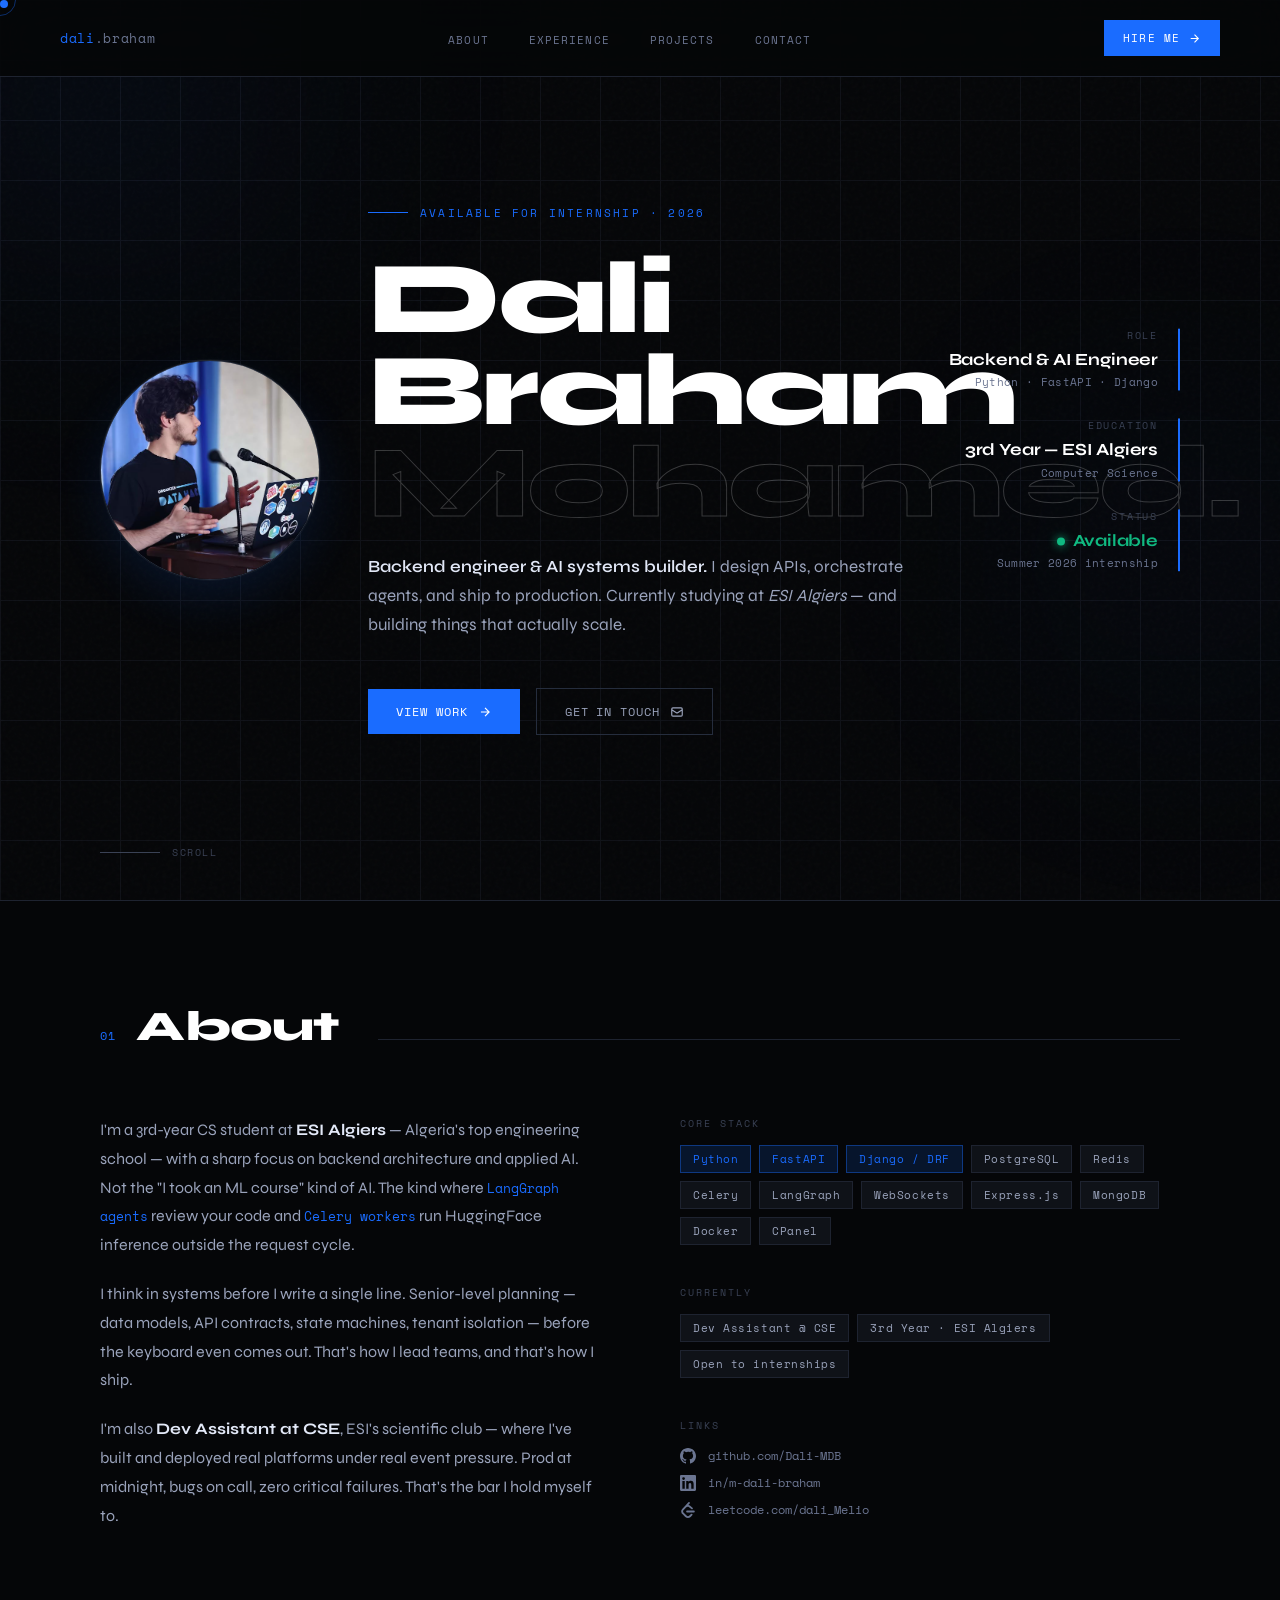
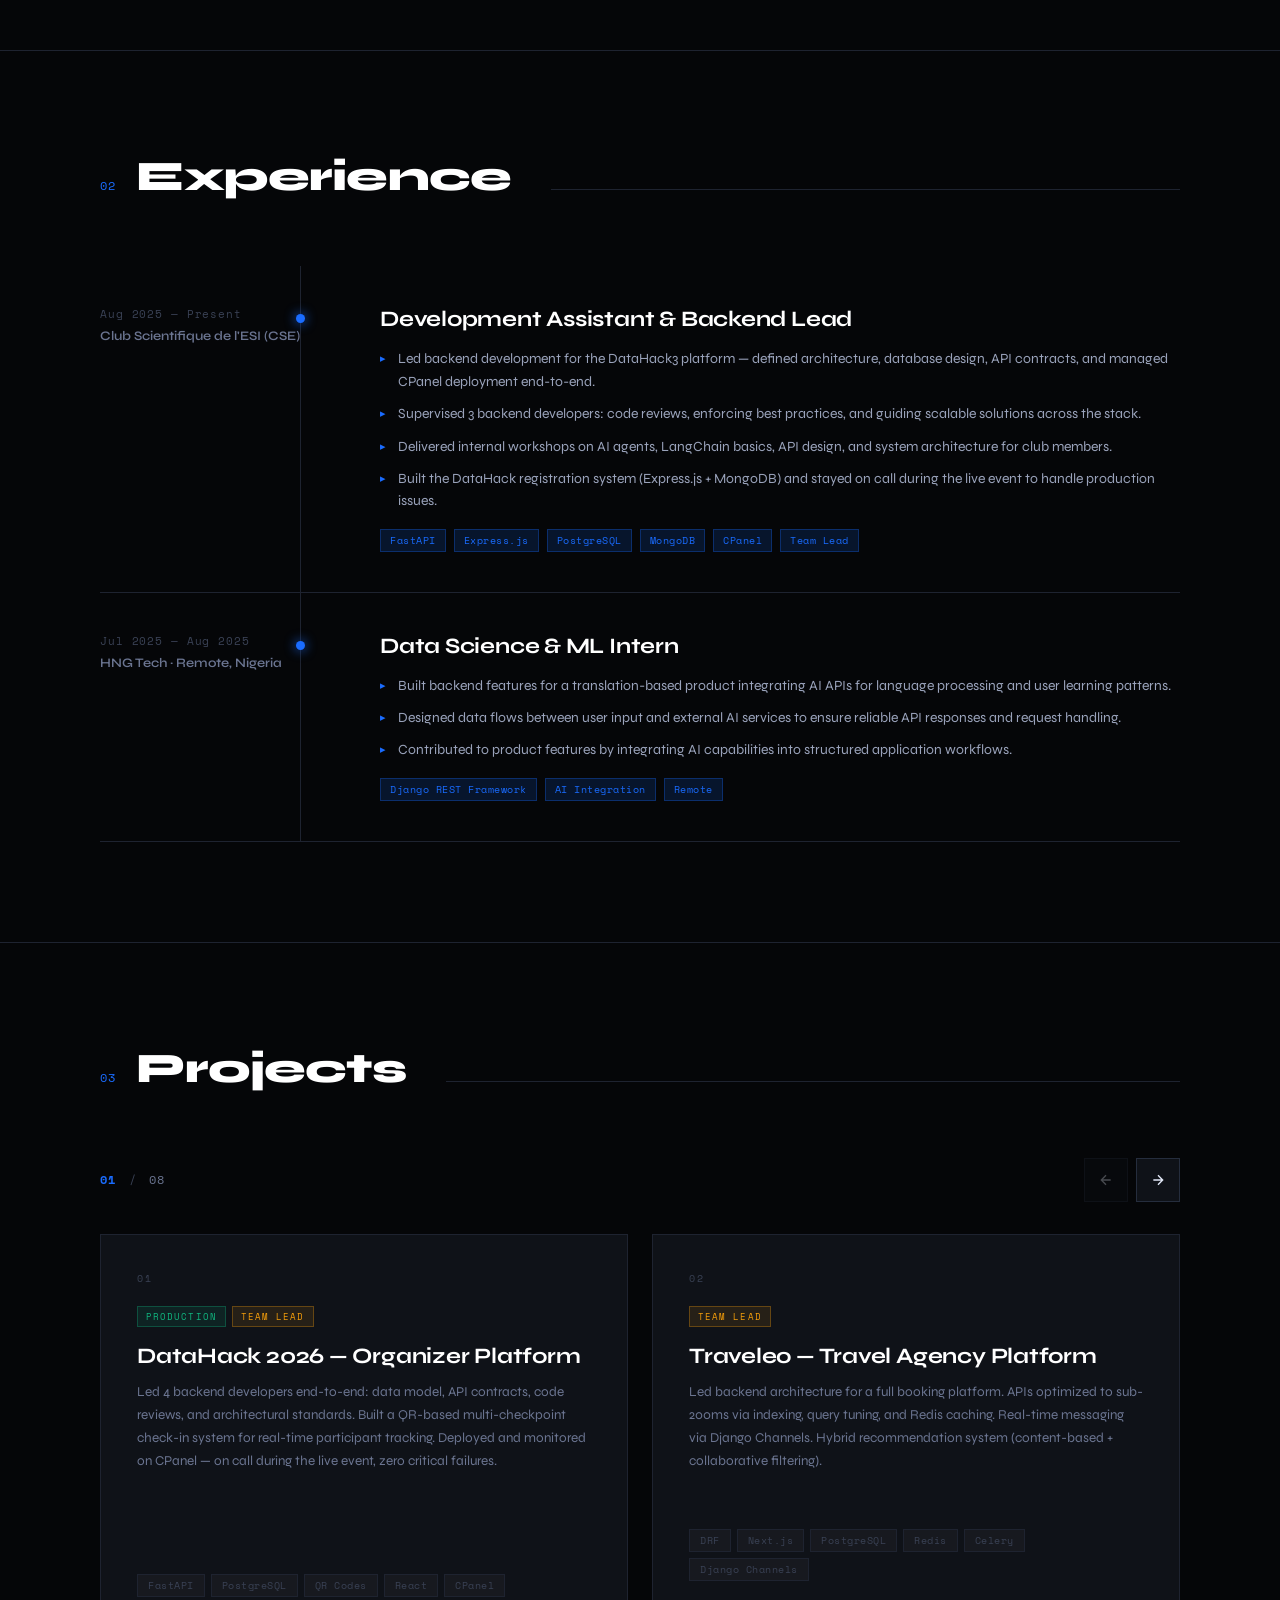
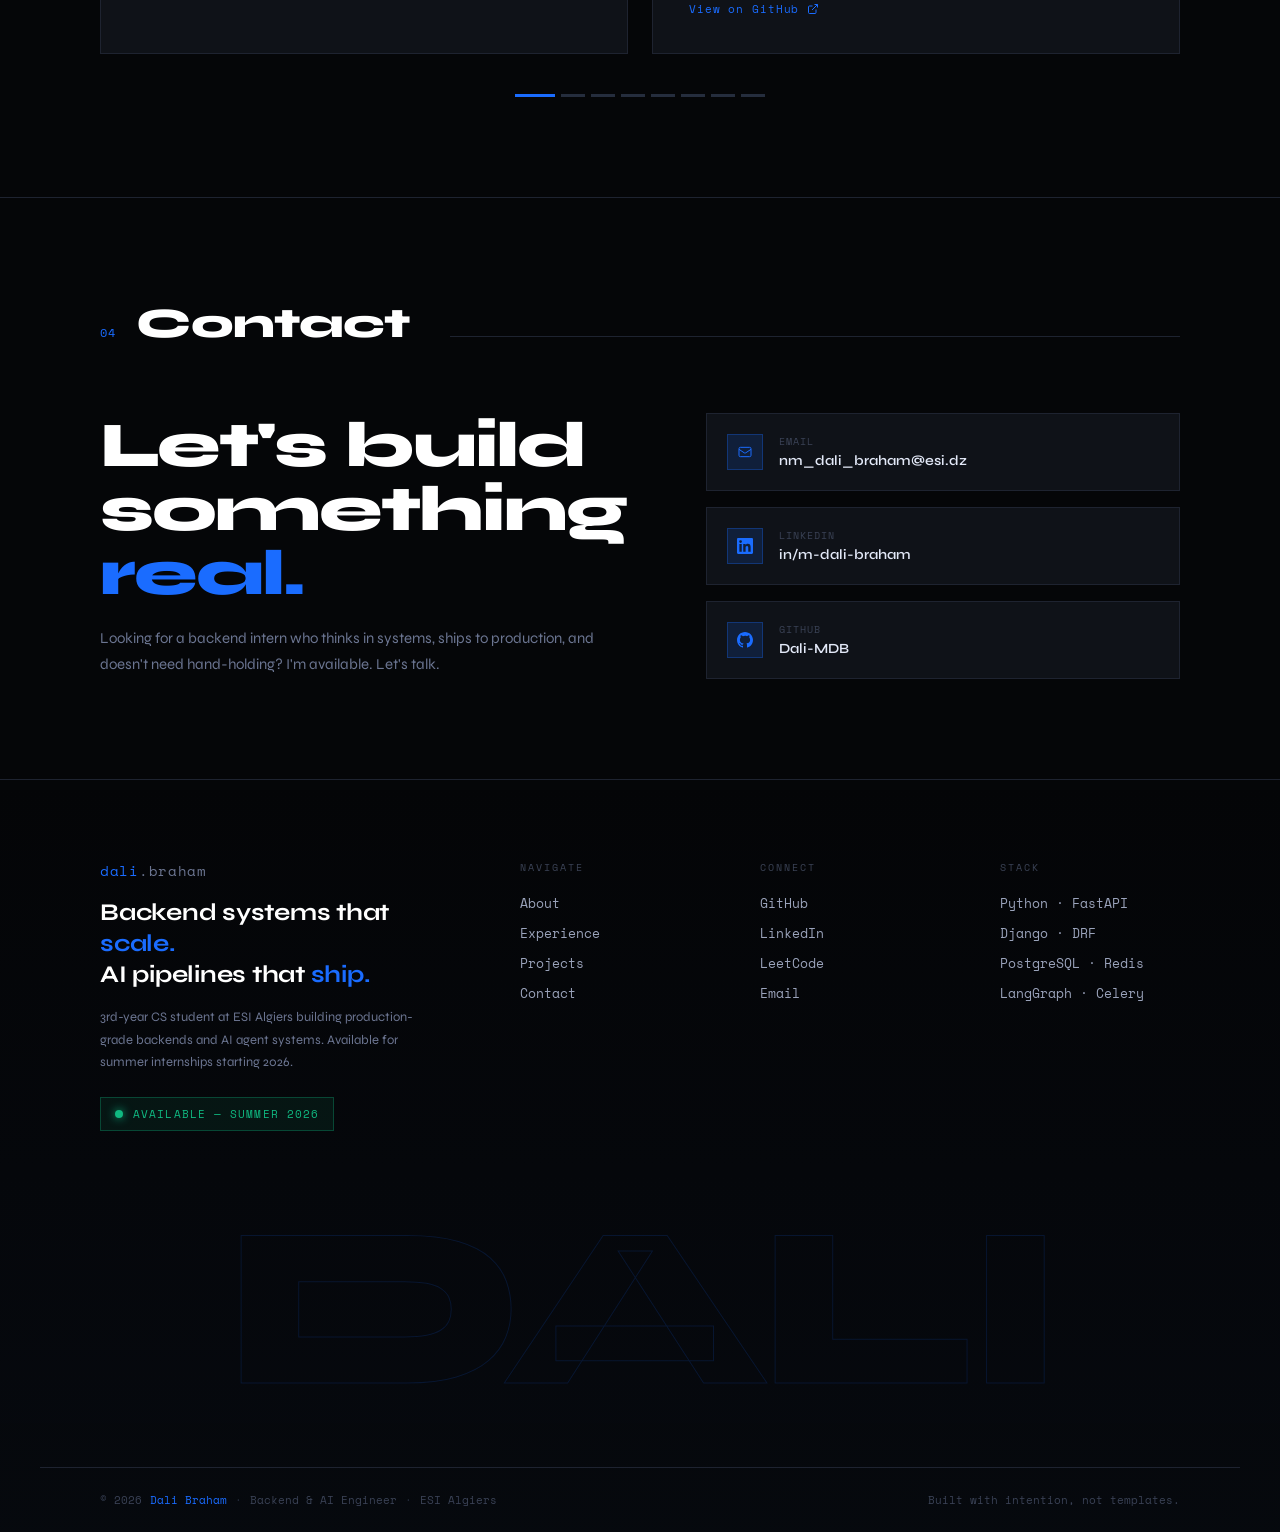
<file: main.html>
<!DOCTYPE html>
<html lang="en">
<head>
<meta charset="UTF-8">
<meta name="viewport" content="width=device-width, initial-scale=1.0">
<title>Dali — Backend & AI Engineer</title>
<link rel="preconnect" href="https://fonts.googleapis.com">
<link rel="stylesheet" href="styles.css">
<link href="https://fonts.googleapis.com/css2?family=Space+Mono:ital,wght@0,400;0,700;1,400&family=Syne:wght@400;600;700;800&display=swap" rel="stylesheet">
<link rel="icon" type="image/png" href="./images/favicon_icon.png">

</head>
<body>

<div class="cursor" id="cursor"></div>
<div class="cursor-ring" id="cursorRing"></div>
<div class="ambient ambient-1"></div>
<div class="ambient ambient-2"></div>

<!-- NAV -->
<nav>
  <a href="#hero" class="nav-logo">dali<span>.braham</span></a>
  <ul class="nav-links">
    <li><a href="#about">About</a></li>
    <li><a href="#experience">Experience</a></li>
    <li><a href="#projects">Projects</a></li>
    <li><a href="#contact">Contact</a></li>
  </ul>
  <a href="mailto:nm_dali_braham@esi.dz" class="nav-cta">
    Hire Me
    <svg viewBox="0 0 24 24" fill="none" stroke="currentColor" stroke-width="2"><path d="M5 12h14M12 5l7 7-7 7"/></svg>
  </a>
  <button class="nav-mobile-btn" id="burgerBtn" aria-label="Open menu" aria-expanded="false">
    <span class="burger">
      <span></span>
      <span></span>
      <span></span>
    </span>
  </button>
</nav>

<!-- Mobile menu drawer -->
<div class="mobile-menu-backdrop" id="menuBackdrop"></div>
<aside class="mobile-menu" id="mobileMenu" aria-hidden="true">
  <ul class="mobile-menu-links">
    <li><a href="#about" data-menu-link><span class="num">01</span>About</a></li>
    <li><a href="#experience" data-menu-link><span class="num">02</span>Experience</a></li>
    <li><a href="#projects" data-menu-link><span class="num">03</span>Projects</a></li>
    <li><a href="#contact" data-menu-link><span class="num">04</span>Contact</a></li>
  </ul>
  <div class="mobile-menu-cta">
    <a href="https://github.com/Dali-MDB" target="_blank">
      GitHub
      <svg width="12" height="12" viewBox="0 0 24 24" fill="none" stroke="currentColor" stroke-width="2"><path d="M18 13v6a2 2 0 01-2 2H5a2 2 0 01-2-2V8a2 2 0 012-2h6"/><polyline points="15 3 21 3 21 9"/><line x1="10" y1="14" x2="21" y2="3"/></svg>
    </a>
    <a href="mailto:nm_dali_braham@esi.dz" class="primary">
      Hire Me
      <svg width="12" height="12" viewBox="0 0 24 24" fill="none" stroke="currentColor" stroke-width="2"><path d="M5 12h14M12 5l7 7-7 7"/></svg>
    </a>
  </div>
</aside>

<!-- HERO -->
<section id="hero">
  <div class="hero-layout">
    <figure class="hero-portrait">
      <img id="heroProfileImg" src="./images/me.png" alt="Mohamed Dali Braham" width="440" height="440" decoding="async" />
    </figure>
    <div class="hero-inner">
    <div class="hero-tag">Available for internship · 2026</div>
    <h1 class="hero-name">
      <span class="line1">Dali Braham</span><br>
      <span class="line2">Mohamed.</span>
    </h1>
    <p class="hero-desc">
      <strong>Backend engineer &amp; AI systems builder.</strong> I design APIs, orchestrate agents, and ship to production. Currently studying at <em>ESI Algiers</em> — and building things that actually scale.
    </p>
    <div class="hero-actions">
      <a href="#projects" class="btn-primary">
        View Work
        <svg width="14" height="14" viewBox="0 0 24 24" fill="none" stroke="currentColor" stroke-width="2"><path d="M5 12h14M12 5l7 7-7 7"/></svg>
      </a>
      <a href="#contact" class="btn-secondary">
        Get in Touch
        <svg width="14" height="14" viewBox="0 0 24 24" fill="none" stroke="currentColor" stroke-width="2"><path d="M3 8l7.89 5.26a2 2 0 002.22 0L21 8M5 19h14a2 2 0 002-2V7a2 2 0 00-2-2H5a2 2 0 00-2 2v10a2 2 0 002 2z"/></svg>
      </a>
    </div>
    </div>
  </div>

  <!-- HERO META: identity info, not project counts -->
  <div class="hero-meta">
    <div class="meta-card">
      <div class="meta-card-label">Role</div>
      <div class="meta-card-value">Backend & AI Engineer</div>
      <div class="meta-card-sub">Python · FastAPI · Django</div>
    </div>
    <div class="meta-card">
      <div class="meta-card-label">Education</div>
      <div class="meta-card-value">3rd Year — ESI Algiers</div>
      <div class="meta-card-sub">Computer Science</div>
    </div>
    <div class="meta-card status">
      <div class="meta-card-label">Status</div>
      <div class="meta-card-value">
        <span class="status-dot"></span>
        Available
      </div>
      <div class="meta-card-sub">Summer 2026 internship</div>
    </div>
  </div>

  <div class="scroll-indicator">
    <div class="scroll-line"></div>
    Scroll
  </div>
</section>

<!-- ABOUT -->
<section id="about">
  <div class="section-wrap">
    <div class="section-header reveal">
      <span class="section-num">01</span>
      <h2 class="section-title">About</h2>
      <div class="section-line"></div>
    </div>
    <div class="about-grid">
      <div class="about-text reveal">
        <p>I'm a 3rd-year CS student at <strong>ESI Algiers</strong> — Algeria's top engineering school — with a sharp focus on backend architecture and applied AI. Not the "I took an ML course" kind of AI. The kind where <em>LangGraph agents</em> review your code and <em>Celery workers</em> run HuggingFace inference outside the request cycle.</p>
        <p>I think in systems before I write a single line. Senior-level planning — data models, API contracts, state machines, tenant isolation — before the keyboard even comes out. That's how I lead teams, and that's how I ship.</p>
        <p>I'm also <strong>Dev Assistant at CSE</strong>, ESI's scientific club — where I've built and deployed real platforms under real event pressure. Prod at midnight, bugs on call, zero critical failures. That's the bar I hold myself to.</p>
      </div>
      <div class="about-meta reveal">
        <div class="meta-block">
          <div class="meta-label">Core Stack</div>
          <div class="stack-tags">
            <span class="tag blue">Python</span>
            <span class="tag blue">FastAPI</span>
            <span class="tag blue">Django / DRF</span>
            <span class="tag">PostgreSQL</span>
            <span class="tag">Redis</span>
            <span class="tag">Celery</span>
            <span class="tag">LangGraph</span>
            <span class="tag">WebSockets</span>
            <span class="tag">Express.js</span>
            <span class="tag">MongoDB</span>
            <span class="tag">Docker</span>
            <span class="tag">CPanel</span>
          </div>
        </div>
        <div class="meta-block">
          <div class="meta-label">Currently</div>
          <div class="stack-tags">
            <span class="tag">Dev Assistant @ CSE</span>
            <span class="tag">3rd Year · ESI Algiers</span>
            <span class="tag">Open to internships</span>
          </div>
        </div>
        <div class="meta-block">
          <div class="meta-label">Links</div>
          <div class="contact-links">
            <a href="https://github.com/Dali-MDB" class="contact-link" target="_blank">
              <svg width="16" height="16" viewBox="0 0 24 24" fill="currentColor"><path d="M12 0C5.374 0 0 5.373 0 12c0 5.302 3.438 9.8 8.207 11.387.599.111.793-.261.793-.577v-2.234c-3.338.726-4.033-1.416-4.033-1.416-.546-1.387-1.333-1.756-1.333-1.756-1.089-.745.083-.729.083-.729 1.205.084 1.839 1.237 1.839 1.237 1.07 1.834 2.807 1.304 3.492.997.107-.775.418-1.305.762-1.604-2.665-.305-5.467-1.334-5.467-5.931 0-1.311.469-2.381 1.236-3.221-.124-.303-.535-1.524.117-3.176 0 0 1.008-.322 3.301 1.23A11.509 11.509 0 0112 5.803c1.02.005 2.047.138 3.006.404 2.291-1.552 3.297-1.23 3.297-1.23.653 1.653.242 2.874.118 3.176.77.84 1.235 1.911 1.235 3.221 0 4.609-2.807 5.624-5.479 5.921.43.372.823 1.102.823 2.222v3.293c0 .319.192.694.801.576C20.566 21.797 24 17.3 24 12c0-6.627-5.373-12-12-12z"/></svg>
              github.com/Dali-MDB
            </a>
            <a href="https://linkedin.com/in/m-dali-braham" class="contact-link" target="_blank">
              <svg width="16" height="16" viewBox="0 0 24 24" fill="currentColor"><path d="M20.447 20.452h-3.554v-5.569c0-1.328-.027-3.037-1.852-3.037-1.853 0-2.136 1.445-2.136 2.939v5.667H9.351V9h3.414v1.561h.046c.477-.9 1.637-1.85 3.37-1.85 3.601 0 4.267 2.37 4.267 5.455v6.286zM5.337 7.433a2.062 2.062 0 01-2.063-2.065 2.064 2.064 0 112.063 2.065zm1.782 13.019H3.555V9h3.564v11.452zM22.225 0H1.771C.792 0 0 .774 0 1.729v20.542C0 23.227.792 24 1.771 24h20.451C23.2 24 24 23.227 24 22.271V1.729C24 .774 23.2 0 22.222 0h.003z"/></svg>
              in/m-dali-braham
            </a>
            <a href="https://leetcode.com/u/dali_Melio/" class="contact-link" target="_blank">
              <svg width="16" height="16" viewBox="0 0 24 24" fill="currentColor"><path d="M13.483 0a1.374 1.374 0 0 0-.961.438L7.116 6.226l-3.854 4.126a5.266 5.266 0 0 0-1.209 2.104 5.35 5.35 0 0 0-.125.513 5.527 5.527 0 0 0 .062 2.362 5.83 5.83 0 0 0 .349 1.017 5.938 5.938 0 0 0 1.271 1.818l4.277 4.193.039.038c2.248 2.165 5.852 2.133 8.063-.074l2.396-2.392c.54-.54.54-1.414.003-1.955a1.378 1.378 0 0 0-1.951-.003l-2.396 2.392a3.021 3.021 0 0 1-4.205.038l-.02-.019-4.276-4.193c-.652-.64-.972-1.469-.948-2.263a2.68 2.68 0 0 1 .066-.523 2.545 2.545 0 0 1 .619-1.164L9.13 8.114c1.058-1.134 3.204-1.27 4.43-.278l3.501 2.831c.593.48 1.461.387 1.94-.207a1.384 1.384 0 0 0-.207-1.943l-3.5-2.831c-.8-.647-1.766-1.045-2.774-1.202l2.015-2.158A1.384 1.384 0 0 0 13.483 0zm-2.866 12.815a1.38 1.38 0 0 0-1.38 1.382 1.38 1.38 0 0 0 1.38 1.382H20.79a1.38 1.38 0 0 0 1.38-1.382 1.38 1.38 0 0 0-1.38-1.382z"/></svg>
              leetcode.com/dali_Melio
            </a>
          </div>
        </div>
      </div>
    </div>
  </div>
</section>

<!-- EXPERIENCE -->
<section id="experience">
  <div class="section-wrap">
    <div class="section-header reveal">
      <span class="section-num">02</span>
      <h2 class="section-title">Experience</h2>
      <div class="section-line"></div>
    </div>
    <div class="exp-list">

      <div class="exp-item reveal">
        <div class="exp-left">
          <div class="exp-date">Aug 2025 — Present</div>
          <div class="exp-company">Club Scientifique de l'ESI (CSE)</div>
        </div>
        <div class="exp-right">
          <div class="exp-role">Development Assistant & Backend Lead</div>
          <ul class="exp-points">
            <li>Led backend development for the DataHack3 platform — defined architecture, database design, API contracts, and managed CPanel deployment end-to-end.</li>
            <li>Supervised 3 backend developers: code reviews, enforcing best practices, and guiding scalable solutions across the stack.</li>
            <li>Delivered internal workshops on AI agents, LangChain basics, API design, and system architecture for club members.</li>
            <li>Built the DataHack registration system (Express.js + MongoDB) and stayed on call during the live event to handle production issues.</li>
          </ul>
          <div class="exp-tags">
            <span class="exp-tag">FastAPI</span>
            <span class="exp-tag">Express.js</span>
            <span class="exp-tag">PostgreSQL</span>
            <span class="exp-tag">MongoDB</span>
            <span class="exp-tag">CPanel</span>
            <span class="exp-tag">Team Lead</span>
          </div>
        </div>
      </div>

      <div class="exp-item reveal">
        <div class="exp-left">
          <div class="exp-date">Jul 2025 — Aug 2025</div>
          <div class="exp-company">HNG Tech · Remote, Nigeria</div>
        </div>
        <div class="exp-right">
          <div class="exp-role">Data Science & ML Intern</div>
          <ul class="exp-points">
            <li>Built backend features for a translation-based product integrating AI APIs for language processing and user learning patterns.</li>
            <li>Designed data flows between user input and external AI services to ensure reliable API responses and request handling.</li>
            <li>Contributed to product features by integrating AI capabilities into structured application workflows.</li>
          </ul>
          <div class="exp-tags">
            <span class="exp-tag">Django REST Framework</span>
            <span class="exp-tag">AI Integration</span>
            <span class="exp-tag">Remote</span>
          </div>
        </div>
      </div>

    </div>
  </div>
</section>

<!-- PROJECTS - CAROUSEL -->
<section id="projects">
  <div class="section-wrap">
    <div class="section-header reveal">
      <span class="section-num">03</span>
      <h2 class="section-title">Projects</h2>
      <div class="section-line"></div>
    </div>

    <div class="carousel-wrap reveal">
      <div class="carousel-header">
        <div class="carousel-counter">
          <span class="current" id="carouselCurrent">01</span>
          <span class="divider">/</span>
          <span class="total" id="carouselTotal">08</span>
        </div>
        <div class="carousel-controls">
          <button class="carousel-btn" id="prevBtn" aria-label="Previous">
            <svg viewBox="0 0 24 24" fill="none" stroke="currentColor" stroke-width="2"><path d="M19 12H5M12 19l-7-7 7-7"/></svg>
          </button>
          <button class="carousel-btn" id="nextBtn" aria-label="Next">
            <svg viewBox="0 0 24 24" fill="none" stroke="currentColor" stroke-width="2"><path d="M5 12h14M12 5l7 7-7 7"/></svg>
          </button>
        </div>
      </div>

      <div class="carousel-track" id="carouselTrack" aria-label="Featured projects"></div>

      <div class="carousel-progress" id="carouselProgress"></div>
    </div>
  </div>
</section>

<!-- CONTACT -->
<section id="contact">
  <div class="section-wrap">
    <div class="section-header reveal">
      <span class="section-num">04</span>
      <h2 class="section-title">Contact</h2>
      <div class="section-line"></div>
    </div>
    <div class="contact-wrap">
      <div class="reveal">
        <div class="contact-headline">Let's build<br>something <span class="blue">real.</span></div>
        <p class="contact-sub">Looking for a backend intern who thinks in systems, ships to production, and doesn't need hand-holding? I'm available. Let's talk.</p>
      </div>
      <div class="contact-items reveal">
        <a href="mailto:nm_dali_braham@esi.dz" class="contact-item">
          <div class="contact-item-icon">
            <svg viewBox="0 0 24 24" fill="none" stroke="currentColor" stroke-width="1.5"><path d="M3 8l7.89 5.26a2 2 0 002.22 0L21 8M5 19h14a2 2 0 002-2V7a2 2 0 00-2-2H5a2 2 0 00-2 2v10a2 2 0 002 2z"/></svg>
          </div>
          <div class="contact-item-text">
            <div class="contact-item-label">Email</div>
            <div class="contact-item-value">nm_dali_braham@esi.dz</div>
          </div>
        </a>
        <a href="https://linkedin.com/in/m-dali-braham" class="contact-item" target="_blank">
          <div class="contact-item-icon">
            <svg viewBox="0 0 24 24" fill="currentColor"><path d="M20.447 20.452h-3.554v-5.569c0-1.328-.027-3.037-1.852-3.037-1.853 0-2.136 1.445-2.136 2.939v5.667H9.351V9h3.414v1.561h.046c.477-.9 1.637-1.85 3.37-1.85 3.601 0 4.267 2.37 4.267 5.455v6.286zM5.337 7.433a2.062 2.062 0 01-2.063-2.065 2.064 2.064 0 112.063 2.065zm1.782 13.019H3.555V9h3.564v11.452zM22.225 0H1.771C.792 0 0 .774 0 1.729v20.542C0 23.227.792 24 1.771 24h20.451C23.2 24 24 23.227 24 22.271V1.729C24 .774 23.2 0 22.222 0h.003z"/></svg>
          </div>
          <div class="contact-item-text">
            <div class="contact-item-label">LinkedIn</div>
            <div class="contact-item-value">in/m-dali-braham</div>
          </div>
        </a>
        <a href="https://github.com/Dali-MDB" class="contact-item" target="_blank">
          <div class="contact-item-icon">
            <svg viewBox="0 0 24 24" fill="currentColor"><path d="M12 0C5.374 0 0 5.373 0 12c0 5.302 3.438 9.8 8.207 11.387.599.111.793-.261.793-.577v-2.234c-3.338.726-4.033-1.416-4.033-1.416-.546-1.387-1.333-1.756-1.333-1.756-1.089-.745.083-.729.083-.729 1.205.084 1.839 1.237 1.839 1.237 1.07 1.834 2.807 1.304 3.492.997.107-.775.418-1.305.762-1.604-2.665-.305-5.467-1.334-5.467-5.931 0-1.311.469-2.381 1.236-3.221-.124-.303-.535-1.524.117-3.176 0 0 1.008-.322 3.301 1.23A11.509 11.509 0 0112 5.803c1.02.005 2.047.138 3.006.404 2.291-1.552 3.297-1.23 3.297-1.23.653 1.653.242 2.874.118 3.176.77.84 1.235 1.911 1.235 3.221 0 4.609-2.807 5.624-5.479 5.921.43.372.823 1.102.823 2.222v3.293c0 .319.192.694.801.576C20.566 21.797 24 17.3 24 12c0-6.627-5.373-12-12-12z"/></svg>
          </div>
          <div class="contact-item-text">
            <div class="contact-item-label">GitHub</div>
            <div class="contact-item-value">Dali-MDB</div>
          </div>
        </a>
      </div>
    </div>
  </div>
</section>

<!-- FOOTER — proper multi-column footer -->
<footer>
  <div class="footer-top">
    <div class="footer-brand">
      <a href="#hero" class="footer-brand-logo">dali<span>.braham</span></a>
      <div class="footer-tagline">
        Backend systems that <span class="blue">scale.</span><br>
        AI pipelines that <span class="blue">ship.</span>
      </div>
      <p class="footer-brand-desc">
        3rd-year CS student at ESI Algiers building production-grade backends and AI agent systems. Available for summer internships starting 2026.
      </p>
      <div class="footer-availability">
        <span class="dot"></span>
        Available — Summer 2026
      </div>
    </div>

    <div class="footer-col">
      <div class="footer-col-title">Navigate</div>
      <ul>
        <li><a href="#about">About</a></li>
        <li><a href="#experience">Experience</a></li>
        <li><a href="#projects">Projects</a></li>
        <li><a href="#contact">Contact</a></li>
      </ul>
    </div>

    <div class="footer-col">
      <div class="footer-col-title">Connect</div>
      <ul>
        <li><a href="https://github.com/Dali-MDB" target="_blank">GitHub <svg class="ext" viewBox="0 0 24 24" fill="none" stroke="currentColor" stroke-width="2"><path d="M18 13v6a2 2 0 01-2 2H5a2 2 0 01-2-2V8a2 2 0 012-2h6"/><polyline points="15 3 21 3 21 9"/><line x1="10" y1="14" x2="21" y2="3"/></svg></a></li>
        <li><a href="https://linkedin.com/in/m-dali-braham" target="_blank">LinkedIn <svg class="ext" viewBox="0 0 24 24" fill="none" stroke="currentColor" stroke-width="2"><path d="M18 13v6a2 2 0 01-2 2H5a2 2 0 01-2-2V8a2 2 0 012-2h6"/><polyline points="15 3 21 3 21 9"/><line x1="10" y1="14" x2="21" y2="3"/></svg></a></li>
        <li><a href="https://leetcode.com/u/dali_Melio/" target="_blank">LeetCode <svg class="ext" viewBox="0 0 24 24" fill="none" stroke="currentColor" stroke-width="2"><path d="M18 13v6a2 2 0 01-2 2H5a2 2 0 01-2-2V8a2 2 0 012-2h6"/><polyline points="15 3 21 3 21 9"/><line x1="10" y1="14" x2="21" y2="3"/></svg></a></li>
        <li><a href="mailto:nm_dali_braham@esi.dz">Email</a></li>
      </ul>
    </div>

    <div class="footer-col">
      <div class="footer-col-title">Stack</div>
      <ul>
        <li><a href="#about">Python · FastAPI</a></li>
        <li><a href="#about">Django · DRF</a></li>
        <li><a href="#about">PostgreSQL · Redis</a></li>
        <li><a href="#about">LangGraph · Celery</a></li>
      </ul>
    </div>
  </div>

  <div class="footer-watermark">DALI</div>

  <div class="footer-bottom">
    <div class="footer-bottom-left">
      © 2026 <span class="accent">Dali Braham</span>
      <span class="sep">·</span>
      Backend & AI Engineer
      <span class="sep">·</span>
      ESI Algiers
    </div>
    <div class="footer-bottom-right">Built with intention, not templates.</div>
  </div>
</footer>

 <script src="script.js"></script>

</body>
</html>
</file>
<file: styles.css>
*, *::before, *::after { margin: 0; padding: 0; box-sizing: border-box; }

:root {
  --black: #050608;
  --deep: #0b0d12;
  --card: #0f1218;
  --card-hover: #141820;
  --border: #1e2330;
  --border-light: #252d3d;
  --blue-dark: #0d1a33;
  --blue: #1a6cff;
  --blue-mid: #2979ff;
  --blue-glow: rgba(26, 108, 255, 0.15);
  --blue-glow-strong: rgba(26, 108, 255, 0.3);
  --gray-dim: #3a4255;
  --gray-mid: #6b7591;
  --gray-light: #9aa3bb;
  --text: #e2e8f7;
  --text-dim: #7a839a;
  --white: #ffffff;
}

html { scroll-behavior: smooth; }

body {
  background: var(--black);
  color: var(--text);
  font-family: 'Syne', sans-serif;
  overflow-x: hidden;
  cursor: none;
}

/* Custom cursor */
.cursor {
  position: fixed;
  width: 8px; height: 8px;
  background: var(--blue);
  border-radius: 50%;
  pointer-events: none;
  z-index: 9999;
  transition: transform 0.1s ease;
  mix-blend-mode: screen;
}
.cursor-ring {
  position: fixed;
  width: 32px; height: 32px;
  border: 1px solid rgba(26,108,255,0.4);
  border-radius: 50%;
  pointer-events: none;
  z-index: 9998;
  transition: transform 0.25s ease, width 0.2s, height 0.2s, border-color 0.2s;
}

/* Background grid */
body::before {
  content: '';
  position: fixed;
  inset: 0;
  background-image:
    linear-gradient(var(--border) 1px, transparent 1px),
    linear-gradient(90deg, var(--border) 1px, transparent 1px);
  background-size: 60px 60px;
  opacity: 0.4;
  pointer-events: none;
  z-index: 0;
}

/* Noise overlay */
body::after {
  content: '';
  position: fixed;
  inset: 0;
  background-image: url("data:image/svg+xml,%3Csvg viewBox='0 0 256 256' xmlns='http://www.w3.org/2000/svg'%3E%3Cfilter id='n'%3E%3CfeTurbulence type='fractalNoise' baseFrequency='0.9' numOctaves='4' stitchTiles='stitch'/%3E%3C/filter%3E%3Crect width='100%25' height='100%25' filter='url(%23n)' opacity='0.04'/%3E%3C/svg%3E");
  pointer-events: none;
  z-index: 0;
  opacity: 0.6;
}

/* Ambient glow */
.ambient {
  position: fixed;
  border-radius: 50%;
  pointer-events: none;
  z-index: 0;
  filter: blur(120px);
}
.ambient-1 {
  width: 600px; height: 600px;
  background: radial-gradient(circle, rgba(26,108,255,0.07) 0%, transparent 70%);
  top: -200px; left: -200px;
}
.ambient-2 {
  width: 500px; height: 500px;
  background: radial-gradient(circle, rgba(26,108,255,0.05) 0%, transparent 70%);
  bottom: 10%; right: -150px;
}

/* NAV */
nav {
  position: fixed;
  top: 0; left: 0; right: 0;
  z-index: 100;
  display: flex;
  align-items: center;
  justify-content: space-between;
  padding: 20px 60px;
  background: rgba(5,6,8,0.85);
  backdrop-filter: blur(20px);
  border-bottom: 1px solid var(--border);
}

.nav-logo {
  font-family: 'Space Mono', monospace;
  font-size: 13px;
  color: var(--blue);
  letter-spacing: 0.05em;
  text-decoration: none;
}
.nav-logo span { color: var(--gray-mid); }

.nav-links {
  display: flex;
  gap: 40px;
  list-style: none;
}
.nav-links a {
  font-family: 'Space Mono', monospace;
  font-size: 11px;
  color: var(--gray-mid);
  text-decoration: none;
  letter-spacing: 0.1em;
  text-transform: uppercase;
  transition: color 0.2s;
  position: relative;
}
.nav-links a::after {
  content: '';
  position: absolute;
  bottom: -3px; left: 0;
  width: 0; height: 1px;
  background: var(--blue);
  transition: width 0.2s;
}
.nav-links a:hover { color: var(--text); }
.nav-links a:hover::after { width: 100%; }

.nav-cta {
  font-family: 'Space Mono', monospace;
  font-size: 11px;
  color: var(--white);
  text-decoration: none;
  letter-spacing: 0.1em;
  text-transform: uppercase;
  background: var(--blue);
  border: 1px solid var(--blue);
  padding: 9px 18px;
  display: inline-flex;
  align-items: center;
  gap: 8px;
  transition: background 0.2s, transform 0.15s, box-shadow 0.2s;
  position: relative;
  overflow: hidden;
  box-shadow: 0 0 0 0 var(--blue-glow-strong);
}
.nav-cta svg {
  width: 13px;
  height: 13px;
  transition: transform 0.2s;
}
.nav-cta:hover {
  background: #0f5ce0;
  box-shadow: 0 0 0 4px var(--blue-glow);
}
.nav-cta:hover svg {
  transform: translateX(2px);
}

/* SECTIONS */
section {
  position: relative;
  z-index: 1;
}

/* HERO */
#hero {
  min-height: 100vh;
  display: flex;
  align-items: center;
  padding: 120px 60px 80px;
  max-width: 1200px;
  margin: 0 auto;
  position: relative;
}

.hero-layout {
  display: grid;
  grid-template-columns: minmax(0, 1fr);
  gap: 0;
  width: 100%;
  align-items: center;
}

@media (min-width: 901px) {
  .hero-layout {
    grid-template-columns: auto minmax(0, 1fr);
    gap: clamp(28px, 4vw, 48px);
    padding-right: 260px;
  }
}

.hero-portrait {
  margin: 0;
  width: clamp(140px, 20vw, 220px);
  aspect-ratio: 1;
  border-radius: 50%;
  overflow: hidden;
  border: 1px solid var(--border-light);
  box-shadow:
    0 0 0 1px rgba(255, 255, 255, 0.04),
    0 20px 50px rgba(26, 108, 255, 0.12);
  flex-shrink: 0;
  opacity: 0;
  animation: fadeUp 0.85s ease forwards 0.15s;
}

.hero-portrait img {
  width: 100%;
  height: 100%;
  object-fit: cover;
  display: block;
}

.hero-inner {
  width: 100%;
  min-width: 0;
}

.hero-tag {
  font-family: 'Space Mono', monospace;
  font-size: 11px;
  color: var(--blue);
  letter-spacing: 0.2em;
  text-transform: uppercase;
  margin-bottom: 32px;
  display: flex;
  align-items: center;
  gap: 12px;
  opacity: 0;
  animation: fadeUp 0.7s ease forwards 0.1s;
}
.hero-tag::before {
  content: '';
  width: 40px; height: 1px;
  background: var(--blue);
}

.hero-name {
  font-size: clamp(48px, 8vw, 108px); 
  font-weight: 800;
  line-height: 0.9;
  letter-spacing: -0.03em;
  color: var(--white);
  margin-bottom: 24px;
  opacity: 0;
  animation: fadeUp 0.8s ease forwards 0.2s;
}
.hero-name .line2 {
  color: transparent;
  -webkit-text-stroke: 1px rgba(255,255,255,0.2);
}

.hero-desc {
  font-size: 17px;
  color: var(--gray-light);
  max-width: 540px;
  line-height: 1.7;
  margin-bottom: 48px;
  opacity: 0;
  animation: fadeUp 0.8s ease forwards 0.35s;
}
.hero-desc strong { color: var(--text); font-weight: 600; }

.hero-actions {
  display: flex;
  gap: 16px;
  align-items: center;
  opacity: 0;
  animation: fadeUp 0.8s ease forwards 0.5s;
}

.btn-primary {
  display: inline-flex;
  align-items: center;
  gap: 10px;
  background: var(--blue);
  color: var(--white);
  text-decoration: none;
  padding: 14px 28px;
  font-family: 'Space Mono', monospace;
  font-size: 12px;
  letter-spacing: 0.08em;
  text-transform: uppercase;
  transition: background 0.2s, transform 0.15s;
  position: relative;
  overflow: hidden;
}
.btn-primary::after {
  content: '';
  position: absolute;
  inset: 0;
  background: rgba(255,255,255,0.1);
  opacity: 0;
  transition: opacity 0.2s;
}
.btn-primary:hover { background: #0f5ce0; }
.btn-primary:hover::after { opacity: 1; }

.btn-secondary {
  display: inline-flex;
  align-items: center;
  gap: 10px;
  color: var(--gray-light);
  text-decoration: none;
  padding: 14px 28px;
  font-family: 'Space Mono', monospace;
  font-size: 12px;
  letter-spacing: 0.08em;
  text-transform: uppercase;
  border: 1px solid var(--border-light);
  transition: color 0.2s, border-color 0.2s;
}
.btn-secondary:hover {
  color: var(--text);
  border-color: var(--gray-mid);
}

/* HERO META — replaces project-count stats with real identity info */
.hero-meta {
  position: absolute;
  right: 60px;
  top: 50%;
  transform: translateY(-50%);
  display: flex;
  flex-direction: column;
  gap: 28px;
  opacity: 0;
  animation: fadeIn 1s ease forwards 0.8s;
  max-width: 240px;
}
.meta-card {
  text-align: right;
  border-right: 2px solid var(--blue);
  padding-right: 20px;
  position: relative;
}
.meta-card-label {
  font-family: 'Space Mono', monospace;
  font-size: 10px;
  color: var(--gray-dim);
  letter-spacing: 0.18em;
  text-transform: uppercase;
  margin-bottom: 6px;
}
.meta-card-value {
  font-size: 17px;
  font-weight: 700;
  color: var(--white);
  line-height: 1.25;
  letter-spacing: -0.01em;
}
.meta-card-sub {
  font-family: 'Space Mono', monospace;
  font-size: 11px;
  color: var(--gray-mid);
  margin-top: 4px;
  letter-spacing: 0.03em;
}
.meta-card.status .meta-card-value {
  color: var(--blue);
  display: inline-flex;
  align-items: center;
  gap: 8px;
}
.status-dot {
  display: inline-block;
  width: 8px; height: 8px;
  background: #10b981;
  border-radius: 50%;
  box-shadow: 0 0 10px #10b981;
  animation: pulse 2s ease-in-out infinite;
}
@keyframes pulse {
  0%, 100% { opacity: 1; transform: scale(1); }
  50% { opacity: 0.5; transform: scale(0.85); }
}
.meta-card.status .meta-card-value {
  color: #10b981;
}

.scroll-indicator {
  position: absolute;
  bottom: 40px;
  left: 60px;
  display: flex;
  align-items: center;
  gap: 12px;
  font-family: 'Space Mono', monospace;
  font-size: 10px;
  color: var(--gray-dim);
  letter-spacing: 0.15em;
  text-transform: uppercase;
  opacity: 0;
  animation: fadeIn 1s ease forwards 1.2s;
}
.scroll-line {
  width: 60px; height: 1px;
  background: var(--gray-dim);
  position: relative;
  overflow: hidden;
}
.scroll-line::after {
  content: '';
  position: absolute;
  top: 0; left: -100%;
  width: 100%; height: 100%;
  background: var(--blue);
  animation: scrollLine 2s ease infinite;
}
@keyframes scrollLine {
  0% { left: -100%; }
  100% { left: 100%; }
}

/* SECTION LAYOUT */
.section-wrap {
  max-width: 1200px;
  margin: 0 auto;
  padding: 100px 60px;
}

.section-header {
  display: flex;
  align-items: baseline;
  gap: 20px;
  margin-bottom: 64px;
}
.section-num {
  font-family: 'Space Mono', monospace;
  font-size: 12px;
  color: var(--blue);
  letter-spacing: 0.1em;
}
.section-title {
  font-size: 42px;
  font-weight: 800;
  color: var(--white);
  letter-spacing: -0.02em;
}
.section-line {
  flex: 1;
  height: 1px;
  background: var(--border);
  margin-left: 20px;
}

/* ABOUT */
#about { border-top: 1px solid var(--border); }

.about-grid {
  display: grid;
  grid-template-columns: 1fr 1fr;
  gap: 80px;
  align-items: start;
}

.about-text p {
  font-size: 16px;
  color: var(--gray-light);
  line-height: 1.8;
  margin-bottom: 20px;
}
.about-text p strong { color: var(--text); }
.about-text p em {
  font-style: normal;
  color: var(--blue);
  font-family: 'Space Mono', monospace;
  font-size: 13px;
}

.about-meta {
  display: flex;
  flex-direction: column;
  gap: 40px;
}

.meta-block {}
.meta-label {
  font-family: 'Space Mono', monospace;
  font-size: 10px;
  color: var(--gray-dim);
  letter-spacing: 0.2em;
  text-transform: uppercase;
  margin-bottom: 14px;
}

.stack-tags {
  display: flex;
  flex-wrap: wrap;
  gap: 8px;
}
.tag {
  font-family: 'Space Mono', monospace;
  font-size: 11px;
  color: var(--gray-light);
  background: var(--card);
  border: 1px solid var(--border);
  padding: 5px 12px;
  letter-spacing: 0.05em;
  transition: border-color 0.2s, color 0.2s;
}
.tag:hover {
  border-color: var(--blue);
  color: var(--blue);
}
.tag.blue {
  border-color: rgba(26,108,255,0.4);
  color: var(--blue);
  background: var(--blue-glow);
}

.contact-links {
  display: flex;
  flex-direction: column;
  gap: 10px;
}
.contact-link {
  display: flex;
  align-items: center;
  gap: 12px;
  text-decoration: none;
  color: var(--gray-mid);
  font-family: 'Space Mono', monospace;
  font-size: 12px;
  transition: color 0.2s;
}
.contact-link:hover { color: var(--blue); }
.contact-link .icon {
  width: 20px; height: 20px;
  opacity: 0.5;
}

/* EXPERIENCE */
#experience { border-top: 1px solid var(--border); }

.exp-list { display: flex; flex-direction: column; gap: 0; }

.exp-item {
  display: grid;
  grid-template-columns: 200px 1fr;
  gap: 40px;
  padding: 40px 0;
  border-bottom: 1px solid var(--border);
  position: relative;
}
.exp-item::before {
  content: '';
  position: absolute;
  left: 200px;
  top: 0; bottom: 0;
  width: 1px;
  background: var(--border);
}
.exp-item::after {
  content: '';
  position: absolute;
  left: 196px;
  top: 48px;
  width: 9px; height: 9px;
  border-radius: 50%;
  background: var(--blue);
  box-shadow: 0 0 12px var(--blue);
}

.exp-left {}
.exp-date {
  font-family: 'Space Mono', monospace;
  font-size: 11px;
  color: var(--gray-dim);
  letter-spacing: 0.08em;
  margin-bottom: 6px;
}
.exp-company {
  font-size: 13px;
  color: var(--gray-mid);
  font-weight: 600;
}

.exp-right { padding-left: 40px; }
.exp-role {
  font-size: 22px;
  font-weight: 700;
  color: var(--white);
  margin-bottom: 16px;
  letter-spacing: -0.01em;
}
.exp-points {
  list-style: none;
  display: flex;
  flex-direction: column;
  gap: 10px;
}
.exp-points li {
  display: flex;
  gap: 12px;
  font-size: 14px;
  color: var(--gray-light);
  line-height: 1.6;
}
.exp-points li::before {
  content: '▸';
  color: var(--blue);
  flex-shrink: 0;
  margin-top: 2px;
  font-size: 11px;
}
.exp-tags {
  display: flex;
  gap: 8px;
  flex-wrap: wrap;
  margin-top: 16px;
}
.exp-tag {
  font-family: 'Space Mono', monospace;
  font-size: 10px;
  color: var(--blue);
  border: 1px solid rgba(26,108,255,0.3);
  padding: 3px 9px;
  background: var(--blue-glow);
  letter-spacing: 0.05em;
}

/* PROJECTS — CAROUSEL */
#projects { border-top: 1px solid var(--border); }

.carousel-wrap {
  position: relative;
  margin: 0 -60px; /* break out of section padding for full-bleed feel */
  padding: 0 60px;
}

.carousel-header {
  display: flex;
  justify-content: space-between;
  align-items: center;
  margin-bottom: 32px;
}
.carousel-counter {
  font-family: 'Space Mono', monospace;
  font-size: 12px;
  color: var(--gray-mid);
  letter-spacing: 0.1em;
}
.carousel-counter .current { color: var(--blue); font-weight: 700; }
.carousel-counter .divider { color: var(--gray-dim); margin: 0 4px; }

.carousel-controls {
  display: flex;
  gap: 8px;
}
.carousel-btn {
  width: 44px; height: 44px;
  background: var(--card);
  border: 1px solid var(--border-light);
  color: var(--text);
  cursor: none;
  display: flex;
  align-items: center;
  justify-content: center;
  transition: background 0.2s, border-color 0.2s, color 0.2s, opacity 0.2s;
}
.carousel-btn:hover:not(:disabled) {
  background: var(--blue);
  border-color: var(--blue);
  color: var(--white);
}
.carousel-btn:disabled {
  opacity: 0.3;
  cursor: not-allowed;
}
.carousel-btn svg { width: 16px; height: 16px; }

.carousel-track {
  display: flex;
  gap: 24px;
  overflow-x: auto;
  scroll-snap-type: x mandatory;
  scroll-behavior: smooth;
  padding-bottom: 24px;
  scrollbar-width: none;
  -ms-overflow-style: none;
}
.carousel-track::-webkit-scrollbar { display: none; }

.project-card {
  flex: 0 0 calc((100% - 24px) / 2); /* 2 cards visible on desktop, gap subtracted */
  min-height: 420px;
  background: var(--card);
  border: 1px solid var(--border);
  padding: 36px;
  position: relative;
  overflow: hidden;
  scroll-snap-align: start;
  transition: background 0.25s, border-color 0.25s, transform 0.3s;
  cursor: none;
  display: flex;
  flex-direction: column;
}
.project-card::before {
  content: '';
  position: absolute;
  top: 0; left: 0; right: 0;
  height: 2px;
  background: transparent;
  transition: background 0.25s;
}
.project-card:hover { background: var(--card-hover); border-color: var(--border-light); }
.project-card:hover::before { background: var(--blue); }

.project-glow {
  position: absolute;
  top: -50%; left: -50%;
  width: 200%; height: 200%;
  background: radial-gradient(circle at center, var(--blue-glow) 0%, transparent 60%);
  opacity: 0;
  transition: opacity 0.4s;
  pointer-events: none;
}
.project-card:hover .project-glow { opacity: 1; }

.project-num {
  font-family: 'Space Mono', monospace;
  font-size: 10px;
  color: var(--gray-dim);
  letter-spacing: 0.15em;
  margin-bottom: 20px;
}

.project-badges {
  display: flex;
  gap: 6px;
  flex-wrap: wrap;
  margin-bottom: 16px;
}
.badge {
  font-family: 'Space Mono', monospace;
  font-size: 9px;
  letter-spacing: 0.12em;
  text-transform: uppercase;
  padding: 3px 8px;
}
.badge-prod {
  background: rgba(16, 185, 129, 0.1);
  color: #10b981;
  border: 1px solid rgba(16,185,129,0.3);
}
.badge-lead {
  background: rgba(245, 158, 11, 0.1);
  color: #f59e0b;
  border: 1px solid rgba(245,158,11,0.3);
}
.badge-ai {
  background: var(--blue-glow);
  color: var(--blue);
  border: 1px solid rgba(26,108,255,0.3);
}
.badge-arch {
  background: rgba(139, 92, 246, 0.1);
  color: #8b5cf6;
  border: 1px solid rgba(139,92,246,0.3);
}

.project-title {
  font-size: 22px;
  font-weight: 700;
  color: var(--white);
  letter-spacing: -0.01em;
  margin-bottom: 12px;
  line-height: 1.2;
}

.project-desc {
  font-size: 13.5px;
  color: var(--gray-mid);
  line-height: 1.7;
  margin-bottom: 24px;
  flex: 1;
}

.project-stack {
  display: flex;
  flex-wrap: wrap;
  gap: 6px;
  margin-bottom: 20px;
}
.stack-chip {
  font-family: 'Space Mono', monospace;
  font-size: 10px;
  color: var(--gray-dim);
  background: rgba(255,255,255,0.03);
  border: 1px solid var(--border);
  padding: 3px 10px;
  letter-spacing: 0.05em;
}

.project-link {
  display: inline-flex;
  align-items: center;
  gap: 8px;
  font-family: 'Space Mono', monospace;
  font-size: 11px;
  color: var(--blue);
  text-decoration: none;
  letter-spacing: 0.08em;
  transition: gap 0.2s;
  margin-top: auto;
  align-self: flex-start;
}
.project-link:hover { gap: 12px; }
.project-link svg { transition: transform 0.2s; }
.project-link:hover svg { transform: translate(2px, -2px); }

/* Carousel progress bar (dot indicators) */
.carousel-progress {
  display: flex;
  gap: 6px;
  justify-content: center;
  margin-top: 16px;
}
.carousel-dot {
  width: 24px;
  height: 3px;
  background: var(--border-light);
  border: none;
  cursor: none;
  transition: background 0.2s, width 0.3s;
  padding: 0;
}
.carousel-dot.active {
  background: var(--blue);
  width: 40px;
}

/* CONTACT */
#contact { border-top: 1px solid var(--border); }

.contact-wrap {
  display: grid;
  grid-template-columns: 1fr 1fr;
  gap: 80px;
  align-items: center;
}
.contact-headline {
  font-size: clamp(36px, 5vw, 64px);
  font-weight: 800;
  color: var(--white);
  letter-spacing: -0.03em;
  line-height: 1;
  margin-bottom: 20px;
}
.contact-headline .blue { color: var(--blue); }
.contact-sub {
  font-size: 15px;
  color: var(--gray-mid);
  line-height: 1.7;
}

.contact-items {
  display: flex;
  flex-direction: column;
  gap: 16px;
}
.contact-item {
  display: flex;
  align-items: center;
  gap: 16px;
  padding: 20px;
  border: 1px solid var(--border);
  background: var(--card);
  text-decoration: none;
  transition: border-color 0.2s, background 0.2s;
}
.contact-item:hover {
  border-color: var(--blue);
  background: var(--blue-glow);
}
.contact-item-icon {
  width: 36px; height: 36px;
  background: var(--blue-glow);
  border: 1px solid rgba(26,108,255,0.3);
  display: flex;
  align-items: center;
  justify-content: center;
  flex-shrink: 0;
}
.contact-item-icon svg { width: 16px; height: 16px; color: var(--blue); }
.contact-item-text {}
.contact-item-label {
  font-family: 'Space Mono', monospace;
  font-size: 10px;
  color: var(--gray-dim);
  letter-spacing: 0.1em;
  text-transform: uppercase;
  margin-bottom: 3px;
}
.contact-item-value {
  font-size: 14px;
  color: var(--text);
  font-weight: 600;
}

/* FOOTER — proper multi-column footer */
footer {
  border-top: 1px solid var(--border);
  position: relative;
  z-index: 1;
  background: linear-gradient(180deg, transparent 0%, rgba(13, 26, 51, 0.15) 100%);
}
.footer-top {
  max-width: 1200px;
  margin: 0 auto;
  padding: 80px 60px 40px;
  display: grid;
  grid-template-columns: 2fr 1fr 1fr 1fr;
  gap: 60px;
}
.footer-brand {}
.footer-brand-logo {
  font-family: 'Space Mono', monospace;
  font-size: 14px;
  color: var(--blue);
  letter-spacing: 0.05em;
  margin-bottom: 16px;
  display: block;
  text-decoration: none;
}
.footer-brand-logo span { color: var(--gray-mid); }
.footer-tagline {
  font-size: 24px;
  font-weight: 700;
  color: var(--white);
  line-height: 1.3;
  letter-spacing: -0.01em;
  margin-bottom: 16px;
  max-width: 340px;
}
.footer-tagline .blue { color: var(--blue); }
.footer-brand-desc {
  font-size: 13px;
  color: var(--gray-mid);
  line-height: 1.7;
  max-width: 320px;
  margin-bottom: 24px;
}
.footer-availability {
  display: inline-flex;
  align-items: center;
  gap: 10px;
  font-family: 'Space Mono', monospace;
  font-size: 11px;
  color: #10b981;
  letter-spacing: 0.1em;
  text-transform: uppercase;
  padding: 8px 14px;
  border: 1px solid rgba(16,185,129,0.3);
  background: rgba(16,185,129,0.08);
}
.footer-availability .dot {
  width: 8px; height: 8px;
  background: #10b981;
  border-radius: 50%;
  box-shadow: 0 0 10px #10b981;
  animation: pulse 2s ease-in-out infinite;
}

.footer-col {}
.footer-col-title {
  font-family: 'Space Mono', monospace;
  font-size: 10px;
  color: var(--gray-dim);
  letter-spacing: 0.2em;
  text-transform: uppercase;
  margin-bottom: 18px;
}
.footer-col ul {
  list-style: none;
  display: flex;
  flex-direction: column;
  gap: 10px;
}
.footer-col ul a {
  font-size: 13px;
  color: var(--gray-light);
  text-decoration: none;
  font-family: 'Space Mono', monospace;
  transition: color 0.2s, padding-left 0.2s;
  display: inline-flex;
  align-items: center;
  gap: 6px;
}
.footer-col ul a:hover { color: var(--blue); padding-left: 4px; }
.footer-col ul a .ext {
  width: 10px; height: 10px;
  opacity: 0;
  transition: opacity 0.2s;
}
.footer-col ul a:hover .ext { opacity: 1; }

.footer-bottom {
  border-top: 1px solid var(--border);
  max-width: 1200px;
  margin: 0 auto;
  padding: 24px 60px;
  display: flex;
  align-items: center;
  justify-content: space-between;
  gap: 20px;
  flex-wrap: wrap;
}
.footer-bottom-left {
  font-family: 'Space Mono', monospace;
  font-size: 11px;
  color: var(--gray-dim);
  display: flex;
  align-items: center;
  gap: 8px;
}
.footer-bottom-left .sep { color: var(--border-light); }
.footer-bottom-left span.accent { color: var(--blue); }
.footer-bottom-right {
  font-family: 'Space Mono', monospace;
  font-size: 11px;
  color: var(--gray-dim);
}

/* Giant watermark name at footer */
.footer-watermark {
  font-size: clamp(60px, 18vw, 240px);
  font-weight: 800;
  line-height: 0.85;
  letter-spacing: -0.04em;
  color: transparent;
  -webkit-text-stroke: 1px rgba(26,108,255,0.15);
  text-align: center;
  padding: 40px 20px 60px;
  user-select: none;
  pointer-events: none;
  overflow: hidden;
  white-space: nowrap;
}

/* ANIMATIONS */
@keyframes fadeUp {
  from { opacity: 0; transform: translateY(24px); }
  to { opacity: 1; transform: translateY(0); }
}
@keyframes fadeIn {
  from { opacity: 0; }
  to { opacity: 1; }
}

.reveal {
  opacity: 0;
  transform: translateY(30px);
  transition: opacity 0.7s ease, transform 0.7s ease;
}
.reveal.visible {
  opacity: 1;
  transform: translateY(0);
}

/* Mobile nav toggle - burger icon */
.nav-mobile-btn {
  display: none;
  background: none;
  border: 1px solid var(--border-light);
  width: 40px;
  height: 40px;
  padding: 0;
  cursor: none;
  position: relative;
  transition: border-color 0.2s, background 0.2s;
}
.nav-mobile-btn:hover {
  border-color: var(--blue);
  background: var(--blue-glow);
}
.burger {
  position: absolute;
  top: 50%;
  left: 50%;
  width: 18px;
  height: 12px;
  transform: translate(-50%, -50%);
}
.burger span {
  position: absolute;
  left: 0;
  width: 100%;
  height: 1.5px;
  background: var(--text);
  transition: transform 0.3s ease, opacity 0.2s ease, top 0.3s ease;
}
.burger span:nth-child(1) { top: 0; }
.burger span:nth-child(2) { top: 50%; transform: translateY(-50%); }
.burger span:nth-child(3) { top: 100%; transform: translateY(-100%); }

.nav-mobile-btn.open .burger span {
  background: var(--blue);
}
.nav-mobile-btn.open .burger span:nth-child(1) {
  top: 50%;
  transform: translateY(-50%) rotate(45deg);
}
.nav-mobile-btn.open .burger span:nth-child(2) {
  opacity: 0;
}
.nav-mobile-btn.open .burger span:nth-child(3) {
  top: 50%;
  transform: translateY(-50%) rotate(-45deg);
}

/* Mobile menu drawer */
.mobile-menu {
  position: fixed;
  top: 0;
  right: 0;
  width: 100%;
  max-width: 360px;
  height: 100vh;
  background: var(--deep);
  border-left: 1px solid var(--border);
  z-index: 99;
  transform: translateX(100%);
  transition: transform 0.4s cubic-bezier(0.77, 0, 0.175, 1);
  padding: 100px 32px 40px;
  display: flex;
  flex-direction: column;
  gap: 40px;
}
.mobile-menu.open {
  transform: translateX(0);
}
.mobile-menu-links {
  list-style: none;
  display: flex;
  flex-direction: column;
  gap: 4px;
}
.mobile-menu-links a {
  display: flex;
  align-items: baseline;
  gap: 14px;
  text-decoration: none;
  font-size: 28px;
  font-weight: 700;
  color: var(--white);
  padding: 14px 0;
  border-bottom: 1px solid var(--border);
  letter-spacing: -0.01em;
  transition: color 0.2s, padding-left 0.2s;
}
.mobile-menu-links a:hover {
  color: var(--blue);
  padding-left: 8px;
}
.mobile-menu-links a .num {
  font-family: 'Space Mono', monospace;
  font-size: 11px;
  color: var(--blue);
  font-weight: 400;
}
.mobile-menu-cta {
  margin-top: auto;
  display: flex;
  flex-direction: column;
  gap: 12px;
}
.mobile-menu-cta a {
  display: flex;
  align-items: center;
  justify-content: center;
  gap: 8px;
  padding: 14px 20px;
  font-family: 'Space Mono', monospace;
  font-size: 12px;
  letter-spacing: 0.08em;
  text-transform: uppercase;
  text-decoration: none;
  border: 1px solid var(--border-light);
  color: var(--gray-light);
  transition: border-color 0.2s, color 0.2s, background 0.2s;
}
.mobile-menu-cta a.primary {
  background: var(--blue);
  color: var(--white);
  border-color: var(--blue);
}
.mobile-menu-cta a:hover {
  border-color: var(--blue);
  color: var(--blue);
}
.mobile-menu-cta a.primary:hover {
  background: #0f5ce0;
  color: var(--white);
}

.mobile-menu-backdrop {
  position: fixed;
  inset: 0;
  background: rgba(5, 6, 8, 0.7);
  backdrop-filter: blur(8px);
  z-index: 98;
  opacity: 0;
  pointer-events: none;
  transition: opacity 0.3s ease;
}
.mobile-menu-backdrop.open {
  opacity: 1;
  pointer-events: auto;
}

body.menu-open {
  overflow: hidden;
}

/* Scrollbar */
::-webkit-scrollbar { width: 4px; }
::-webkit-scrollbar-track { background: var(--black); }
::-webkit-scrollbar-thumb { background: var(--border-light); }
::-webkit-scrollbar-thumb:hover { background: var(--blue); }

/* RESPONSIVE */
@media (max-width: 1100px) {
  .project-card { flex: 0 0 calc((100% - 24px) / 2); }
}
@media (max-width: 900px) {
  body { cursor: auto; }
  .cursor, .cursor-ring { display: none; }
  *, a, button { cursor: auto !important; }

  nav { padding: 16px 24px; }
  .nav-links { display: none; }
  .nav-cta { display: none; }
  .nav-mobile-btn { display: block; }

  #hero { padding: 100px 24px 60px; }
  .hero-layout {
    grid-template-columns: 1fr;
    padding-right: 0;
    justify-items: start;
    gap: 28px;
  }
  .hero-portrait {
    justify-self: center;
    margin-bottom: 4px;
  }
  .hero-meta {
    position: static;
    transform: none;
    flex-direction: row;
    flex-wrap: wrap;
    gap: 16px;
    margin-top: 40px;
    max-width: 100%;
  }
  .meta-card {
    text-align: left;
    border-right: none;
    border-left: 2px solid var(--blue);
    padding-right: 0;
    padding-left: 16px;
    flex: 1 1 calc(50% - 8px);
    min-width: 140px;
  }
  .hero-actions { flex-wrap: wrap; }

  .section-wrap { padding: 60px 24px; }
  .about-grid { grid-template-columns: 1fr; gap: 40px; }
  .exp-item { grid-template-columns: 1fr; gap: 16px; }
  .exp-item::before, .exp-item::after { display: none; }
  .exp-right { padding-left: 0; }

  .carousel-wrap { margin: 0 -24px; padding: 0 24px; }
  .project-card { flex: 0 0 85%; min-height: 380px; }
  .carousel-header { flex-direction: column; gap: 16px; align-items: flex-start; }

  .contact-wrap { grid-template-columns: 1fr; gap: 40px; }

  .footer-top {
    grid-template-columns: 1fr 1fr;
    gap: 40px;
    padding: 60px 24px 32px;
  }
  .footer-brand { grid-column: span 2; }
  .footer-bottom { padding: 20px 24px; flex-direction: column; align-items: flex-start; gap: 8px; text-align: left; }
  .footer-watermark { font-size: clamp(40px, 20vw, 100px); padding: 20px 10px 40px; }
}
@media (max-width: 500px) {
  .footer-top { grid-template-columns: 1fr; }
  .footer-brand { grid-column: span 1; }
  .meta-card { flex: 1 1 100%; }
}
</file>
